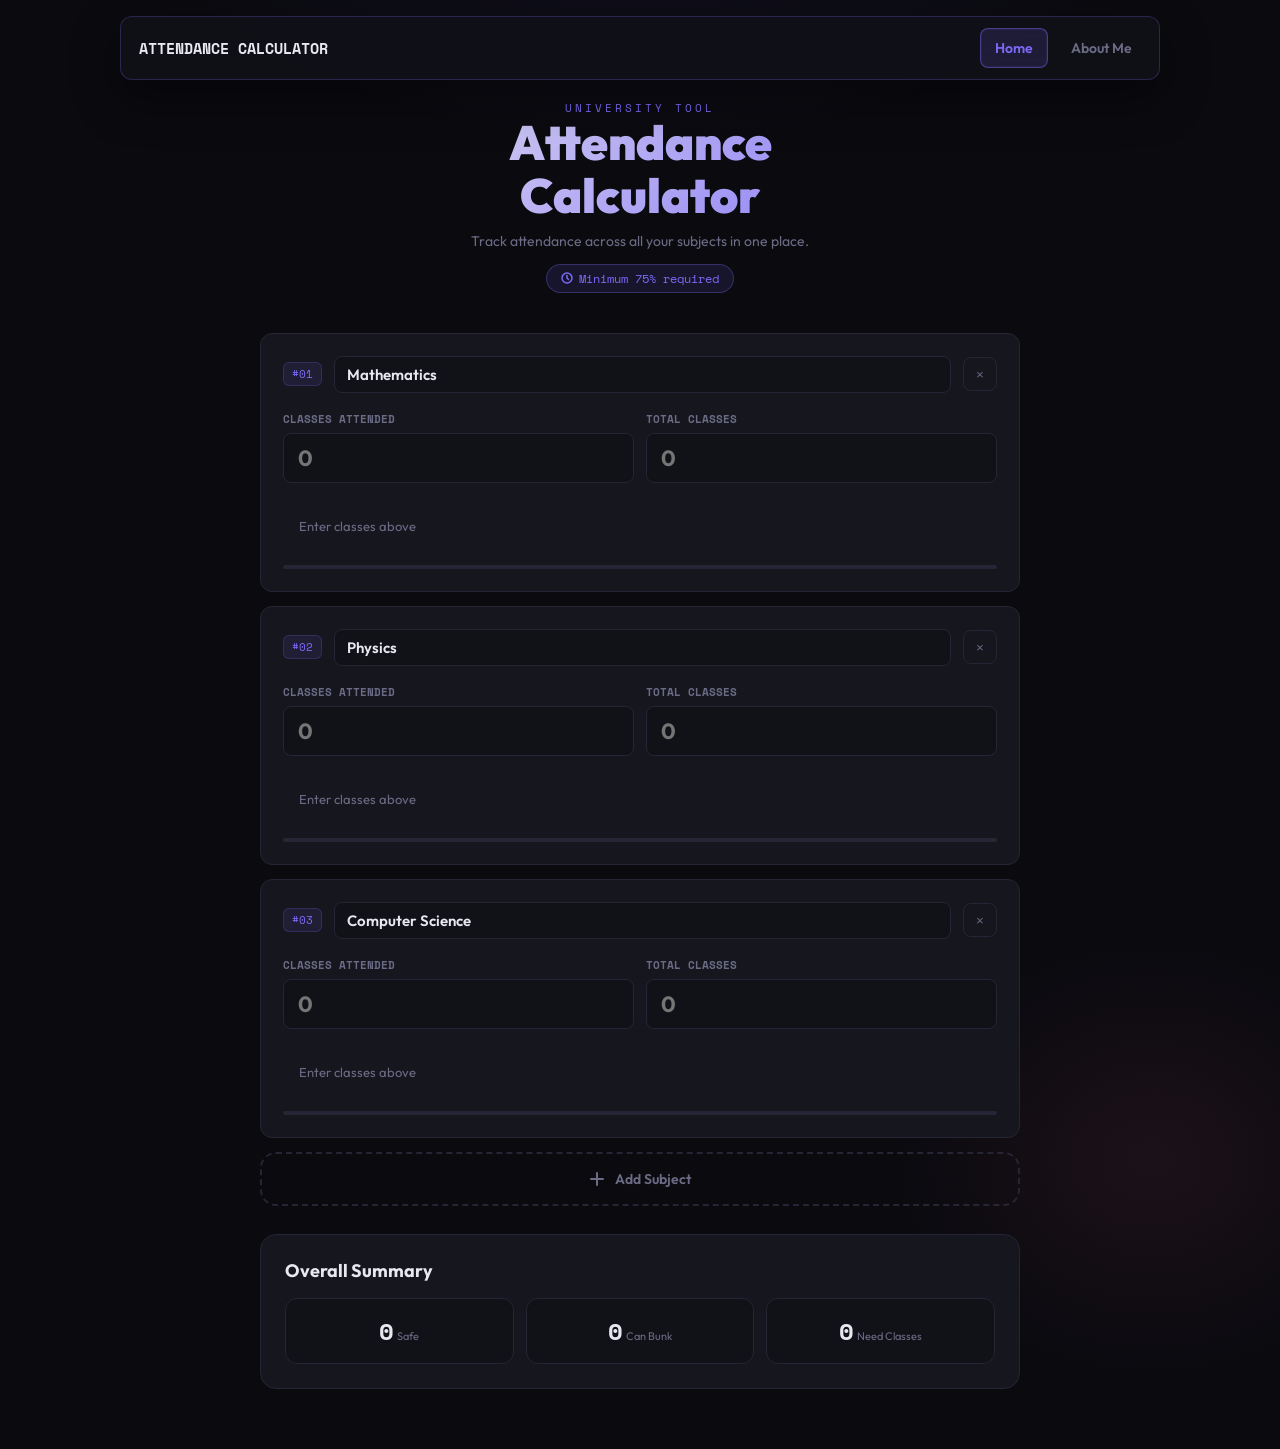
<file: index.html>
<!DOCTYPE html>
<html lang="en">
<head>
  <meta charset="UTF-8">
  <meta name="viewport" content="width=device-width, initial-scale=1.0">
  <title>Attendance Calculator</title>
  <link href="https://fonts.googleapis.com/css2?family=Space+Mono:wght@400;700&family=Outfit:wght@300;400;500;600;700;900&display=swap" rel="stylesheet">
  <link rel="stylesheet" href="f.css">
</head>
<body>
  <nav class="navbar" aria-label="Main navigation">
    <a class="nav-brand" href="index.html">Attendance Calculator</a>
    <div class="nav-links">
      <a class="nav-link active" href="index.html" aria-current="page">Home</a>
      <a class="nav-link" href="about html.html">About Me</a>
    </div>
  </nav>

  <div class="container">
    <header>
      <span class="tag">University Tool</span>
      <h1>Attendance<br>Calculator</h1>
      <p>Track attendance across all your subjects in one place.</p>
      <span class="min-badge">
        <svg width="12" height="12" viewBox="0 0 12 12" fill="none" aria-hidden="true">
          <circle cx="6" cy="6" r="5" stroke="currentColor" stroke-width="1.5"/>
          <path d="M6 3.5v2.5l1.5 1.5" stroke="currentColor" stroke-width="1.5" stroke-linecap="round"/>
        </svg>
        Minimum 75% required
      </span>
    </header>

    <main>
      <div id="subjects-list"></div>

      <button class="add-btn" id="add-subject-btn" type="button">
        <svg width="16" height="16" viewBox="0 0 16 16" fill="none" aria-hidden="true">
          <path d="M8 2v12M2 8h12" stroke="currentColor" stroke-width="2" stroke-linecap="round"/>
        </svg>
        Add Subject
      </button>

      <section class="summary" id="summary-panel" aria-label="Overall attendance summary">
        <h2>Overall Summary</h2>
        <div class="summary-grid">
          <div class="summary-stat stat-safe">
            <span class="val" id="sum-safe">0</span>
            <span class="lbl">Safe</span>
          </div>
          <div class="summary-stat stat-warn">
            <span class="val" id="sum-warn">0</span>
            <span class="lbl">Can Bunk</span>
          </div>
          <div class="summary-stat stat-danger">
            <span class="val" id="sum-danger">0</span>
            <span class="lbl">Need Classes</span>
          </div>
        </div>
      </section>
    </main>
  </div>

  <script src="ja.js"></script>
</body>
</html>
</file>
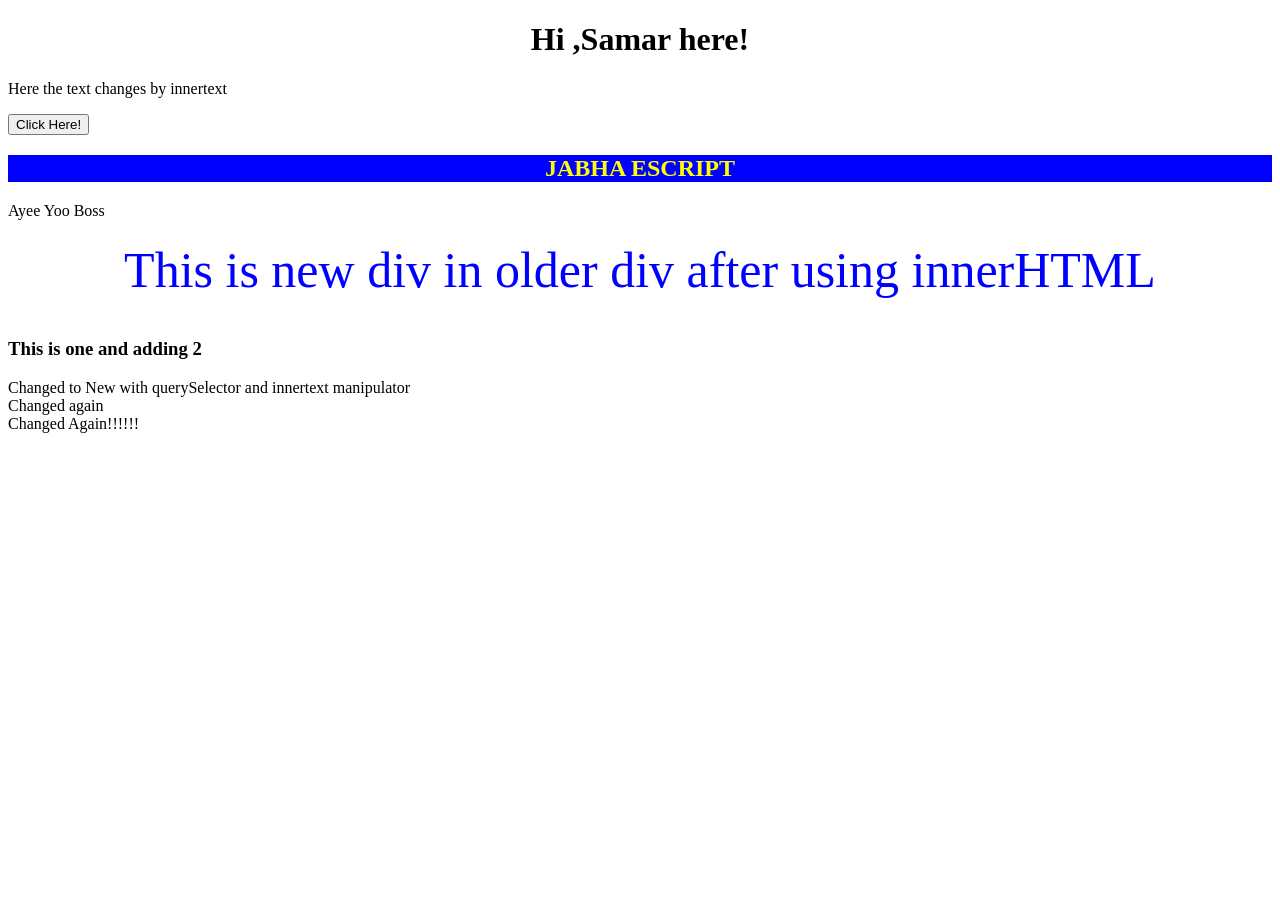
<file: jabhaEscript/index.html>
<!DOCTYPE html>
<html lang="en">
<head>
    <meta charset="UTF-8">
    <meta name="viewport" content="width=device-width, initial-scale=1.0">
    <title>Document</title>
    <link rel="stylesheet" href="index.css">
</head>
<body >
<h1 align="center" >Hi ,Samar here!</h1>
<p id="para">This is paragraph</p>
<button class="kk">Click Here!</button>
<h2 class="kk" id="ni">JABHA ESCRIPT</h2>

<span>Ayee</span>
<span>Yoo</span>
<span>Boss</span>
<div id="bl">
    This is first div
</div>
<h3 id="on1">This is one</h3>
<div class="box">Div 1</div>
<div class="box">Div 2</div>
<div class="box">Div 3</div>




    <script src="index.js"> </script>
</body>
</html>
</file>
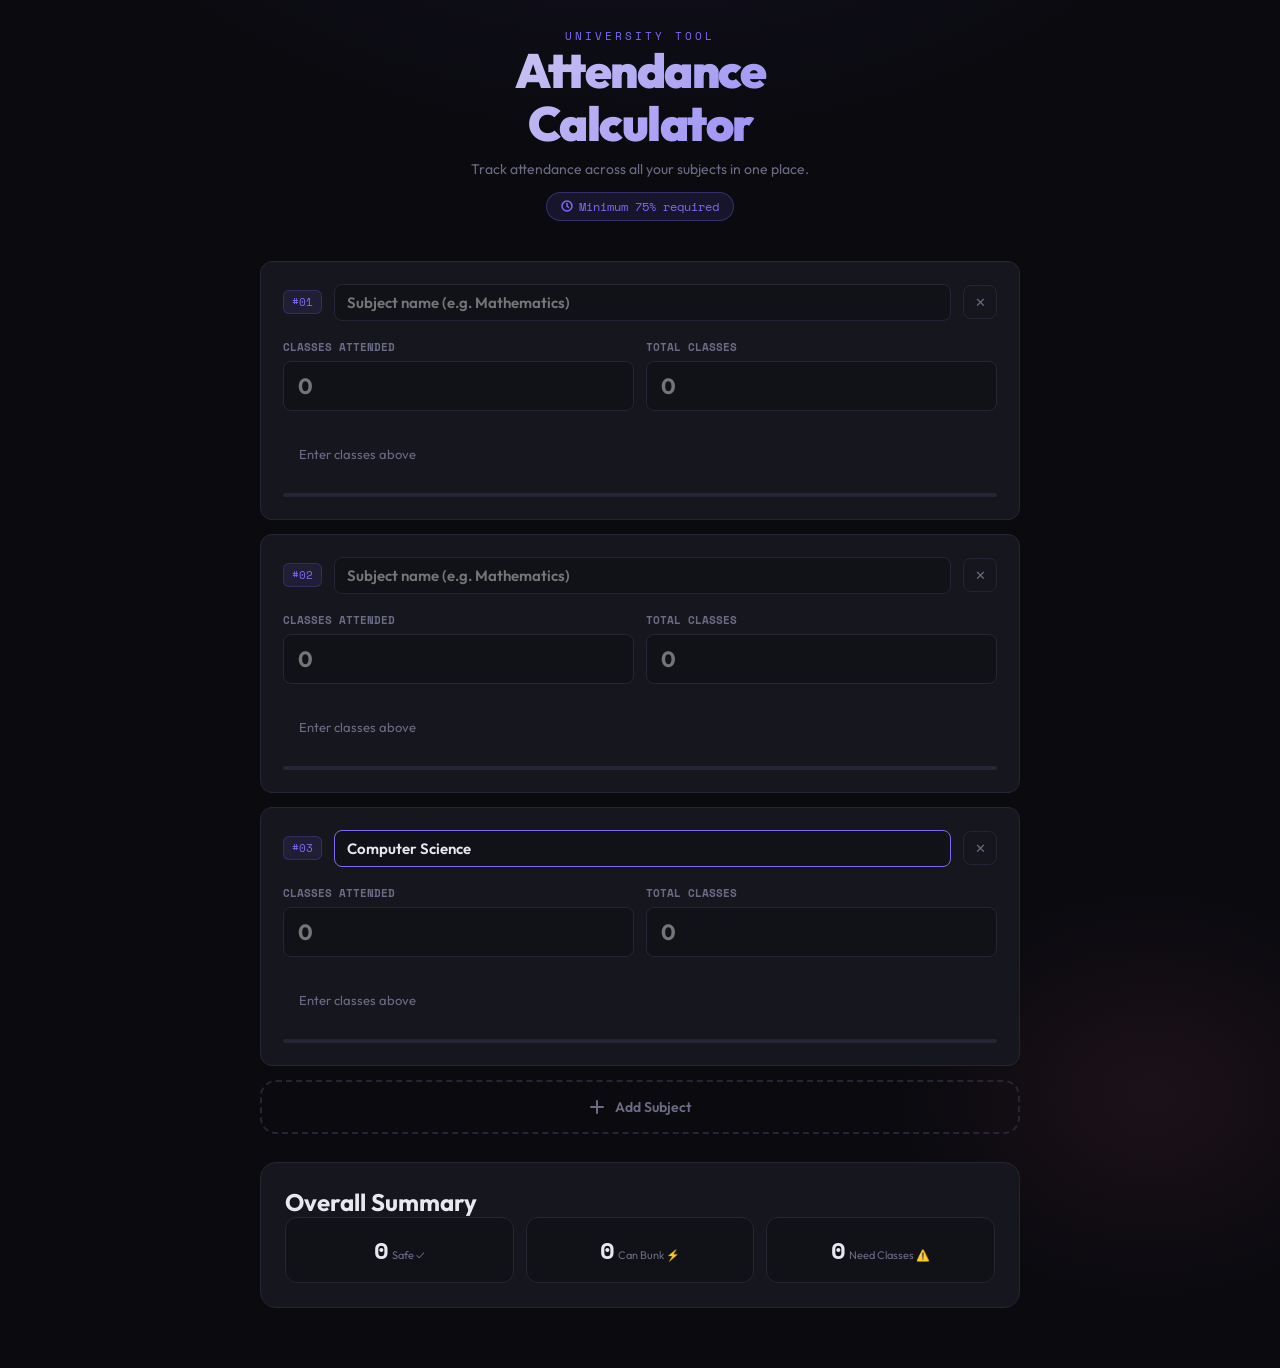
<file: Project 1/index.html>
<!DOCTYPE html>
<html lang="en">
<head>
  <meta charset="UTF-8">
  <meta name="viewport" content="width=device-width, initial-scale=1.0">
  <title>Attendance Calculator</title>
  <link href="https://fonts.googleapis.com/css2?family=Space+Mono:wght@400;700&family=Outfit:wght@300;400;500;600;700;900&display=swap" rel="stylesheet">
  <link rel="stylesheet" href="style.css">
</head>
<body>

  <div class="container">
    <header>
      <span class="tag">University Tool</span>
      <h1>Attendance<br>Calculator</h1>
      <p>Track attendance across all your subjects in one place.</p>
      <span class="min-badge">
        <svg width="12" height="12" viewBox="0 0 12 12" fill="none">
          <circle cx="6" cy="6" r="5" stroke="currentColor" stroke-width="1.5"/>
          <path d="M6 3.5v2.5l1.5 1.5" stroke="currentColor" stroke-width="1.5" stroke-linecap="round"/>
        </svg>
        Minimum 75% required
      </span>
    </header>

    <div id="subjects-list"></div>

    <button class="add-btn" onclick="addSubject()">
      <svg width="16" height="16" viewBox="0 0 16 16" fill="none">
        <path d="M8 2v12M2 8h12" stroke="currentColor" stroke-width="2" stroke-linecap="round"/>
      </svg>
      Add Subject
    </button>

    <div class="summary" id="summary-panel">
      <h2>Overall Summary</h2>
      <div class="summary-grid">
        <div class="summary-stat stat-safe">
          <span class="val" id="sum-safe">0</span>
          <span class="lbl">Safe ✓</span>
        </div>
        <div class="summary-stat stat-warn">
          <span class="val" id="sum-warn">0</span>
          <span class="lbl">Can Bunk ⚡</span>
        </div>
        <div class="summary-stat stat-danger">
          <span class="val" id="sum-danger">0</span>
          <span class="lbl">Need Classes ⚠️</span>
        </div>
      </div>
    </div>
  </div>

  <script src="script.js"></script>
</body>
</html>
</file>
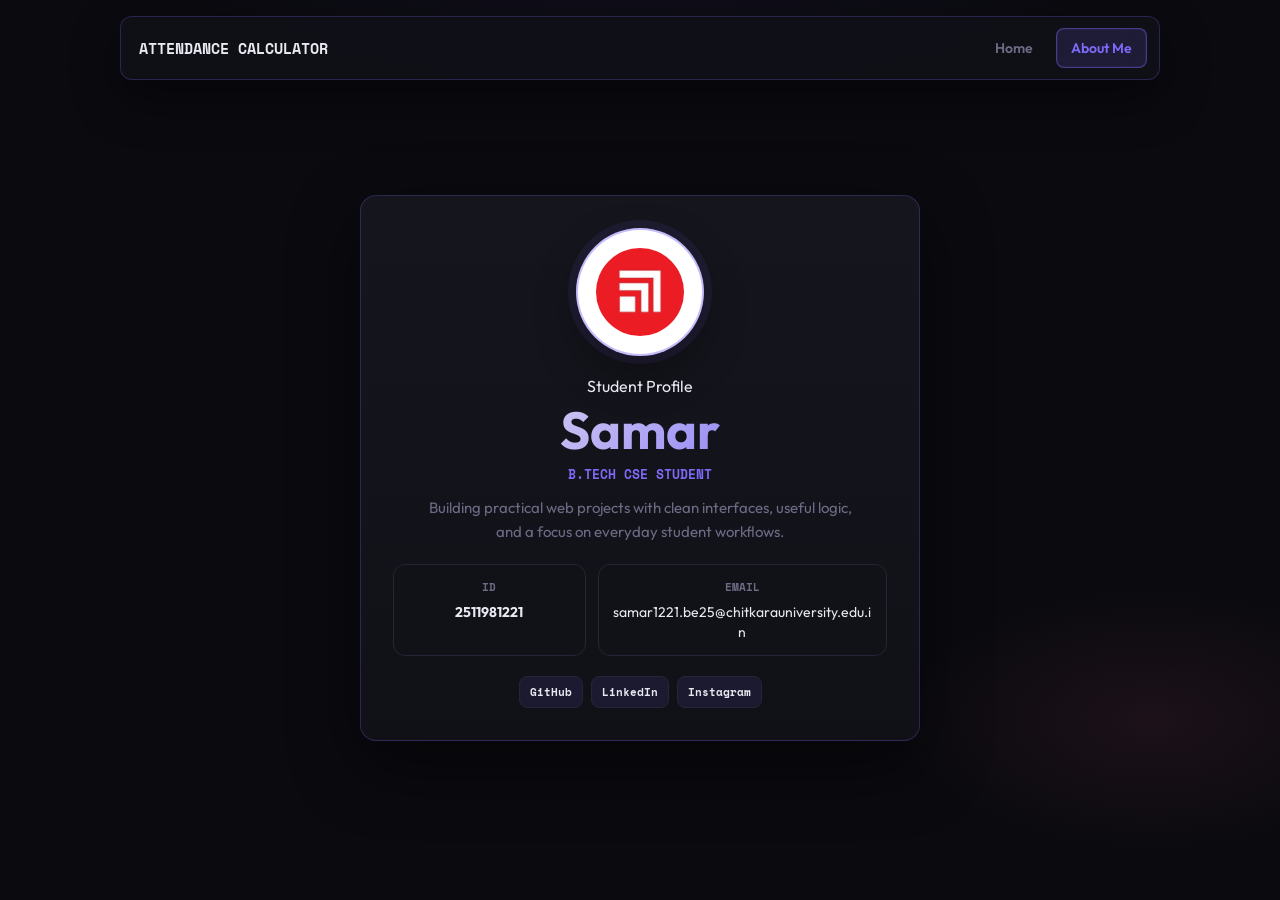
<file: about html.html>
<!DOCTYPE html>
<html lang="en">
<head>
  <meta charset="UTF-8">
  <meta name="viewport" content="width=device-width, initial-scale=1.0">
  <title>About Samar | Attendance Calculator</title>
  <link href="https://fonts.googleapis.com/css2?family=Space+Mono:wght@400;700&family=Outfit:wght@300;400;500;600;700;900&display=swap" rel="stylesheet">
  <link rel="stylesheet" href="f.css">
</head>
<body>
  <nav class="navbar" aria-label="Main navigation">
    <a class="nav-brand" href="index.html">Attendance Calculator</a>
    <div class="nav-links">
      <a class="nav-link" href="index.html">Home</a>
      <a class="nav-link active" href="index.html" aria-current="page">About Me</a>
    </div>
  </nav>

  <main class="about-page">
    <section class="profile-card" aria-labelledby="profile-title">
      <img
        class="profile-photo profile-photo-large"
        src="chitkara logo.jpeg"
        alt="Chitkara University logo"
      >

      <div class="profile-content">
        <span class="tag">Student Profile</span>
        <h1 id="profile-title">Samar</h1>
        <p class="profile-role">B.Tech CSE student</p>
        <p class="profile-description">
          Building practical web projects with clean interfaces, useful logic, and a focus on everyday student workflows.
        </p>
      </div>

      <div class="profile-info">
        <div>
          <span>ID</span>
          <strong>2511981221</strong>
        </div>
        <div>
          <span>Email</span>
          <a href="mailto:samar1221.be25@chitkarauniversity.edu.in">samar1221.be25@chitkarauniversity.edu.in</a>
        </div>
      </div>

      <div class="social-links profile-socials" aria-label="Social media links">
        <a href="https://github.com/samar1009" target="_blank" rel="noopener noreferrer">GitHub</a>
        <a href="https://www.linkedin.com/in/samar-choudhary-620252404?utm_source=share_via&utm_content=profile&utm_medium=member_android" target="_blank" rel="noopener noreferrer">LinkedIn</a>
        <a href="https://www.instagram.com/sam_ar_18?utm_source=qr&igsh=Z3dnaTZuaGFlZjc5" target="_blank" rel="noopener noreferrer">Instagram</a>
      </div>
    </section>
  </main>
</body>
</html>
</file>
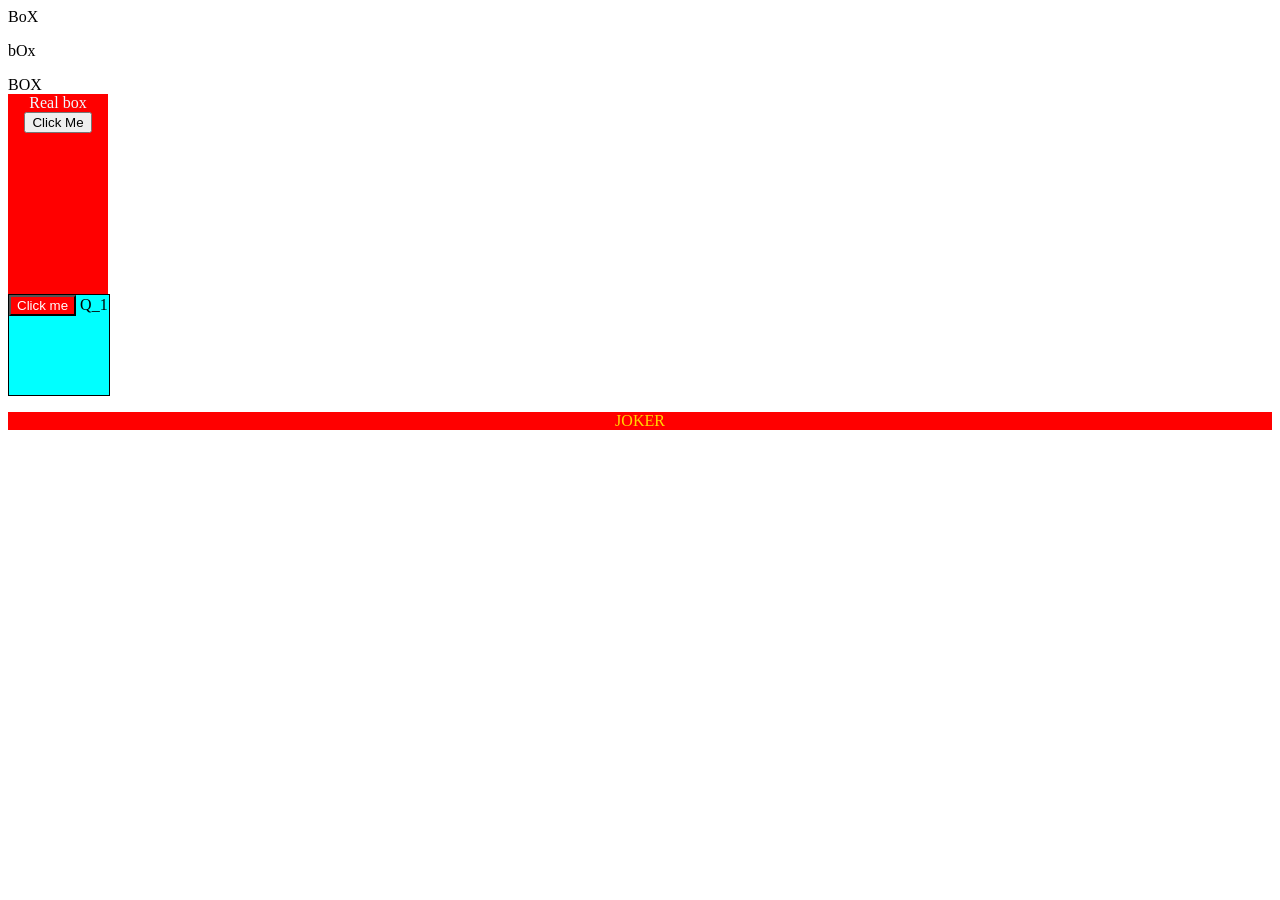
<file: jabhaEscript/index2.html>
<!DOCTYPE html>
<html lang="en">
<head>
    <meta charset="UTF-8">
    <meta name="viewport" content="width=device-width, initial-scale=1.0">
    <title>Document</title>
    <link rel="stylesheet" href="index2.css">
</head>
<body>
<div id="piyo" > BoX </div>
<p name="limcaa">bOx</p>
<span>BOX</span>
<div id="sq">Real box</div>
<div id="q">
    Q_1
</div>

<p class="bl"> JOKER </p>




    <script src="index2.js"></script>
</body>
</html>
</file>
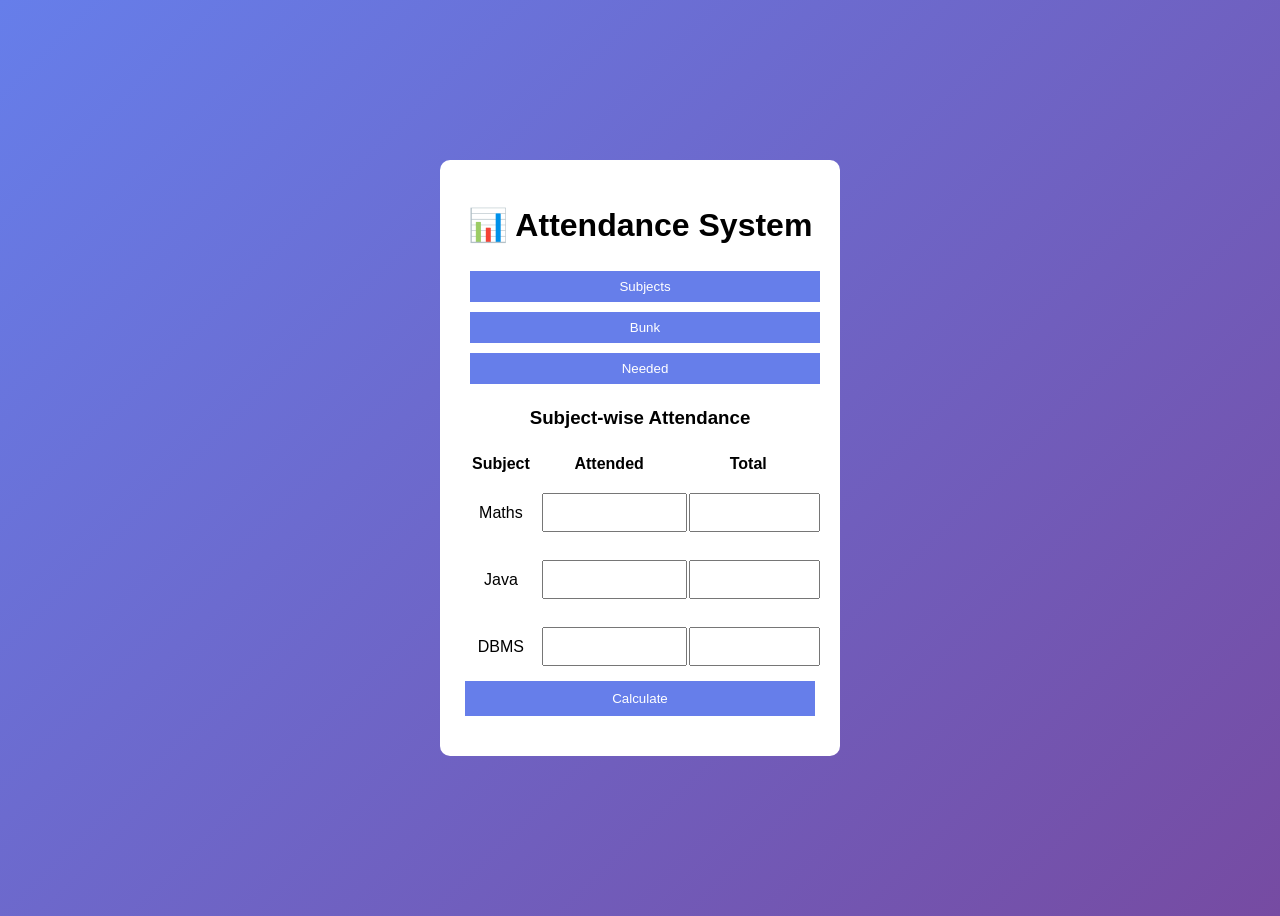
<file: Project 1/prj.html>
<!DOCTYPE html>
<html lang="en">
<head>
<meta charset="UTF-8">
<title>Attendance System</title>
<link rel="stylesheet" href="prj.css">
</head>

<body>

<div class="container">
    <h1>📊 Attendance System</h1>

    <!-- Navigation -->
    <div class="nav">
        <button onclick="showPage('subject')">Subjects</button>
        <button onclick="showPage('bunk')">Bunk</button>
        <button onclick="showPage('needed')">Needed</button>
    </div>

    <!-- SUBJECT PAGE -->
    <div id="subject" class="page active">
        <h3>Subject-wise Attendance</h3>

        <table>
            <tr>
                <th>Subject</th>
                <th>Attended</th>
                <th>Total</th>
            </tr>

            <tr>
                <td>Maths</td>
                <td><input type="number" id="a1"></td>
                <td><input type="number" id="t1"></td>
            </tr>

            <tr>
                <td>Java</td>
                <td><input type="number" id="a2"></td>
                <td><input type="number" id="t2"></td>
            </tr>

            <tr>
                <td>DBMS</td>
                <td><input type="number" id="a3"></td>
                <td><input type="number" id="t3"></td>
            </tr>
        </table>

        <button onclick="calculateSubjects()">Calculate</button>
        <div id="result"></div>
    </div>

    <!-- BUNK PAGE -->
    <div id="bunk" class="page">
        <h3>Bunk Calculator</h3>

        <input type="number" id="b_attended" placeholder="Attended">
        <input type="number" id="b_total" placeholder="Total">

        <button onclick="calculateBunk()">Check</button>
        <div id="b_result"></div>
    </div>

    <!-- NEEDED PAGE -->
    <div id="needed" class="page">
        <h3>Classes Needed</h3>

        <input type="number" id="n_attended" placeholder="Attended">
        <input type="number" id="n_total" placeholder="Total">

        <button onclick="calculateNeeded()">Calculate</button>
        <div id="n_result"></div>
    </div>

</div>

<script src="prj.js"></script>
</body>
</html>
</file>
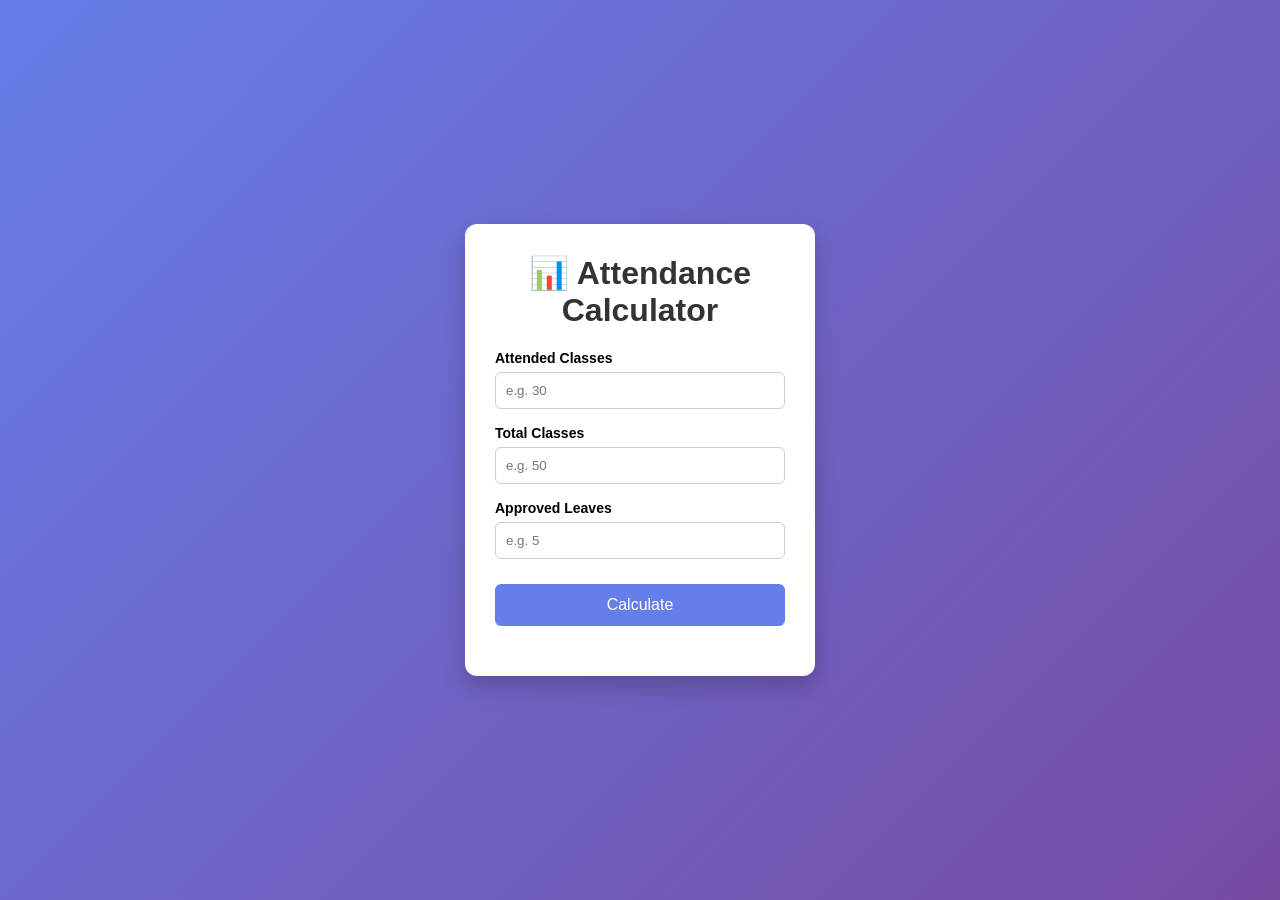
<file: Project 1/prj2.html>
<!DOCTYPE html>
<html lang="en">
<head>
    <meta charset="UTF-8">
    <meta name="viewport" content="width=device-width, initial-scale=1.0">
    <title>Smart Attendance Calculator</title>
    <link rel="stylesheet" href="prj2.css">
</head>
<body>

<div class="container">
    <h1>📊 Attendance Calculator</h1>

    <div class="input-group">
        <label>Attended Classes</label>
        <input type="number" id="attended" placeholder="e.g. 30">
    </div>

    <div class="input-group">
        <label>Total Classes</label>
        <input type="number" id="total" placeholder="e.g. 50">
    </div>

    <div class="input-group">
        <label>Approved Leaves</label>
        <input type="number" id="leaves" placeholder="e.g. 5">
    </div>

    <button onclick="calculate()">Calculate</button>

    <div id="result"></div>
</div>

<script src="prj2.js"></script>
</body>
</html>
</file>
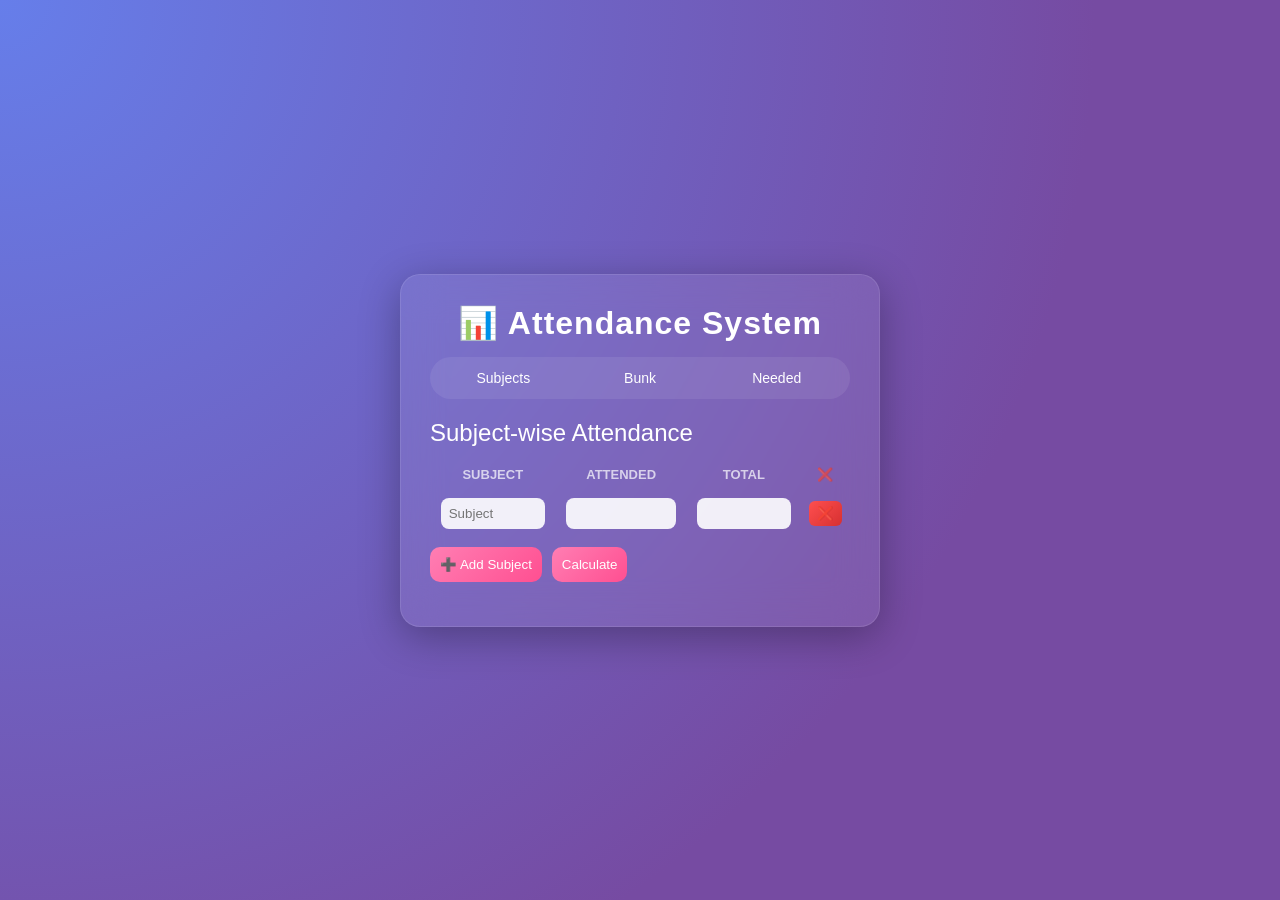
<file: Project 1/prj3.html>
<!DOCTYPE html>
<html lang="en">
<head>
<meta charset="UTF-8">
<title>Advanced Attendance System</title>
<link rel="stylesheet" href="prj3.css">
</head>

<body>

<div class="container">

    <h1>📊 Attendance System</h1>

    <!-- NAVIGATION -->
    <div class="nav">
        <button onclick="showPage('subject')">Subjects</button>
        <button onclick="showPage('bunk')">Bunk</button>
        <button onclick="showPage('needed')">Needed</button>
    </div>

    <!-- SUBJECT PAGE -->
    <div id="subject" class="page active">

        <h2>Subject-wise Attendance</h2>

        <table id="subjectTable">
            <tr>
                <th>Subject</th>
                <th>Attended</th>
                <th>Total</th>
                <th>❌</th>
            </tr>
        </table>

        <div class="btn-group">
            <button onclick="addSubject()">➕ Add Subject</button>
            <button onclick="calculateSubjects()">Calculate</button>
        </div>

        <div id="result"></div>
        <div id="overall"></div>

    </div>

    <!-- BUNK PAGE -->
    <div id="bunk" class="page">
        <h2>Bunk Calculator</h2>

        <input type="number" id="b_attended" placeholder="Attended Classes">
        <input type="number" id="b_total" placeholder="Total Classes">

        <button onclick="calculateBunk()">Check Bunk</button>

        <div id="b_result"></div>
    </div>

    <!-- NEEDED PAGE -->
    <div id="needed" class="page">
        <h2>Classes Needed</h2>

        <input type="number" id="n_attended" placeholder="Attended Classes">
        <input type="number" id="n_total" placeholder="Total Classes">

        <button onclick="calculateNeeded()">Calculate</button>

        <div id="n_result"></div>
    </div>

</div>

<script src="prj3.js"></script>
</body>
</html>
</file>
<file: f.css>
/* ===========================
   ROOT VARIABLES
   =========================== */
:root {
  --bg: #0a0a0f;
  --surface: #111118;
  --card: #16161f;
  --border: #252535;

  --accent: #7c6af7;
  --accent2: #f76a8c;

  --success: #36e8a0;
  --warning: #f7c36a;
  --danger: #f76a6a;

  --text: #e8e8f0;
  --muted: #6b6b85;

  --glow: rgba(124, 106, 247, 0.15);
  --radius: 12px;
  --transition: 0.2s ease;
}

/* ===========================
   RESET
   =========================== */
*,
*::before,
*::after {
  box-sizing: border-box;
  margin: 0;
  padding: 0;
}

/* ===========================
   BASE
   =========================== */
body {
  font-family: 'Outfit', sans-serif;
  background: var(--bg);
  color: var(--text);
  min-height: 100vh;
  padding: 96px 16px 60px;

  background-image:
    radial-gradient(ellipse 80% 50% at 50% -20%, rgba(124,106,247,0.12), transparent 60%),
    radial-gradient(ellipse 40% 30% at 90% 80%, rgba(247,106,140,0.08), transparent 50%);
}

.container {
  max-width: 760px;
  margin: auto;
  animation: fadeIn 0.35s ease both;
}

/* ===========================
   NAVBAR
   =========================== */
.navbar {
  position: fixed;
  top: 16px;
  left: 50%;
  z-index: 20;
  transform: translateX(-50%);

  width: min(1040px, calc(100vw - 32px));
  min-height: 64px;
  padding: 10px 12px 10px 18px;

  display: flex;
  align-items: center;
  justify-content: space-between;
  gap: 16px;

  border-radius: var(--radius);
  border: 1px solid rgba(124,106,247,0.25);
  background: rgba(17,17,24,0.88);
  box-shadow: 0 18px 48px rgba(0,0,0,0.35);
  backdrop-filter: blur(18px);
}

.nav-brand {
  font: 700 15px 'Space Mono', monospace;
  color: var(--text);
  text-decoration: none;
  text-transform: uppercase;
}

.nav-links {
  display: flex;
  align-items: center;
  gap: 8px;
}

.nav-link {
  padding: 10px 14px;

  font: 600 14px 'Outfit', sans-serif;
  color: var(--muted);
  text-decoration: none;

  border-radius: 8px;
  border: 1px solid transparent;
  transition: color var(--transition), background var(--transition), border-color var(--transition), transform var(--transition);
}

.nav-link:hover {
  color: var(--text);
  border-color: rgba(124,106,247,0.3);
  background: rgba(124,106,247,0.1);
  transform: translateY(-1px);
}

.nav-link.active {
  color: var(--accent);
  border-color: rgba(124,106,247,0.45);
  background: rgba(124,106,247,0.14);
  box-shadow: inset 0 0 0 1px rgba(124,106,247,0.1);
}

/* ===========================
   ABOUT PAGE
   =========================== */
.about-page {
  min-height: calc(100vh - 156px);

  display: grid;
  place-items: center;

  animation: fadeIn 0.35s ease both;
}

.profile-card {
  width: min(560px, 100%);
  padding: 32px;

  display: grid;
  justify-items: center;
  gap: 20px;
  text-align: center;

  border-radius: 16px;
  border: 1px solid rgba(124,106,247,0.25);
  background: linear-gradient(180deg, rgba(22,22,31,0.96), rgba(17,17,24,0.96));
  box-shadow: 0 24px 70px rgba(0,0,0,0.42);
  transition: transform var(--transition), border-color var(--transition), box-shadow var(--transition);
}

.profile-card:hover {
  transform: translateY(-4px);
  border-color: rgba(124,106,247,0.5);
  box-shadow: 0 30px 82px rgba(0,0,0,0.5), 0 0 32px rgba(124,106,247,0.1);
}

.profile-photo {
  width: 64px;
  height: 64px;
  padding: 10px;

  border-radius: 50%;
  border: 2px solid rgba(124,106,247,0.45);
  background: #ffffff;
  box-shadow: 0 12px 30px rgba(0,0,0,0.28);
  object-fit: contain;
}

.profile-photo-large {
  width: 128px;
  height: 128px;
  padding: 18px;
  box-shadow:
    0 0 0 8px rgba(124,106,247,0.08),
    0 18px 42px rgba(0,0,0,0.34);
}

.profile-content h1 {
  margin-top: 8px;
  font-size: clamp(32px, 8vw, 52px);
  line-height: 1;

  background: linear-gradient(135deg, #e8e8f0, var(--accent));
  -webkit-background-clip: text;
  -webkit-text-fill-color: transparent;
}

.profile-role {
  margin-top: 8px;
  color: var(--accent);
  font: 700 13px 'Space Mono', monospace;
  text-transform: uppercase;
}

.profile-description {
  max-width: 430px;
  margin-top: 12px;
  color: var(--muted);
  font-size: 15px;
  line-height: 1.6;
}

.profile-info {
  width: 100%;
  display: grid;
  grid-template-columns: 0.8fr 1.2fr;
  gap: 12px;
}

.profile-info div {
  min-width: 0;
  padding: 14px;

  border-radius: var(--radius);
  border: 1px solid var(--border);
  background: var(--surface);
}

.profile-info span {
  display: block;
  margin-bottom: 6px;

  font: 700 11px 'Space Mono', monospace;
  color: var(--muted);
  text-transform: uppercase;
}

.profile-info strong,
.profile-info a {
  color: var(--text);
  font-size: 14px;
  text-decoration: none;
  overflow-wrap: anywhere;
}

.profile-info a:hover {
  color: var(--accent);
}

.social-links {
  display: flex;
  flex-wrap: wrap;
  gap: 8px;
}

.social-links a {
  padding: 7px 10px;

  font: 700 11px 'Space Mono', monospace;
  color: var(--text);
  text-decoration: none;

  border-radius: 8px;
  border: 1px solid var(--border);
  background: rgba(124,106,247,0.1);

  transition: transform var(--transition), border-color var(--transition), background var(--transition);
}

.social-links a:hover {
  transform: translateY(-2px);
  border-color: var(--accent);
  background: rgba(124,106,247,0.2);
}

.profile-socials {
  justify-content: center;
}

/* ===========================
   HEADER
   =========================== */
header {
  text-align: center;
  margin-bottom: 40px;
}

header .tag {
  font: 11px 'Space Mono', monospace;
  letter-spacing: 3px;
  color: var(--accent);
  text-transform: uppercase;
}

header h1 {
  font-size: clamp(28px, 6vw, 48px);
  font-weight: 900;
  letter-spacing: 0;
  line-height: 1.1;

  background: linear-gradient(135deg, #e8e8f0, var(--accent));
  -webkit-background-clip: text;
  -webkit-text-fill-color: transparent;
}

header p {
  font-size: 14px;
  color: var(--muted);
  margin-top: 10px;
}

.min-badge {
  display: inline-flex;
  gap: 6px;
  align-items: center;
  margin-top: 14px;
  padding: 5px 14px;

  font: 12px 'Space Mono', monospace;
  color: var(--accent);

  border-radius: 100px;
  border: 1px solid rgba(124,106,247,0.3);
  background: rgba(124,106,247,0.12);
}

/* ===========================
   CARD
   =========================== */
.subject-card {
  background: var(--card);
  border: 1px solid var(--border);
  border-radius: var(--radius);
  padding: 22px;
  margin-bottom: 14px;

  transition: var(--transition);
  animation: slideIn 0.3s ease;
}

.subject-card:hover {
  border-color: rgba(124,106,247,0.4);
  box-shadow:
    0 0 0 1px rgba(124,106,247,0.1),
    0 8px 32px rgba(0,0,0,0.3);
}

/* ===========================
   CARD HEADER
   =========================== */
.card-top {
  display: flex;
  gap: 12px;
  align-items: center;
  margin-bottom: 18px;
}

.subject-num {
  font: 11px 'Space Mono', monospace;
  color: var(--accent);
  padding: 3px 8px;

  border-radius: 6px;
  border: 1px solid rgba(124,106,247,0.2);
  background: rgba(124,106,247,0.1);
}

.subject-name-input {
  flex: 1;
  padding: 8px 12px;

  font: 600 15px 'Outfit', sans-serif;
  color: var(--text);

  border-radius: 8px;
  border: 1px solid var(--border);
  background: var(--surface);

  transition: var(--transition);
}

.subject-name-input:focus {
  border-color: var(--accent);
  outline: none;
}

.remove-btn {
  width: 34px;
  height: 34px;

  display: flex;
  align-items: center;
  justify-content: center;

  border-radius: 8px;
  border: 1px solid var(--border);
  background: none;
  color: var(--muted);

  cursor: pointer;
  transition: var(--transition);
}

.remove-btn:hover {
  color: var(--danger);
  border-color: var(--danger);
  background: rgba(247,106,106,0.08);
}

/* ===========================
   INPUTS
   =========================== */
.inputs-row {
  display: grid;
  grid-template-columns: repeat(2, 1fr);
  gap: 12px;
  margin-bottom: 16px;
}

.input-group label {
  font: 600 11px 'Space Mono', monospace;
  color: var(--muted);
  text-transform: uppercase;
  margin-bottom: 6px;
  display: block;
}

.input-group input {
  width: 100%;
  padding: 10px 14px;

  font: 700 22px 'Outfit', sans-serif;
  color: var(--text);

  border-radius: 8px;
  border: 1px solid var(--border);
  background: var(--surface);

  transition: var(--transition);
}

.input-group input:focus {
  border-color: var(--accent);
  outline: none;
}

/* ===========================
   RESULT STATES
   =========================== */
.result-bar {
  display: flex;
  justify-content: space-between;
  align-items: center;
  flex-wrap: wrap;

  padding: 14px 16px;
  border-radius: 10px;
  min-height: 54px;

  transition: 0.3s;
}

.result-bar.safe   { --clr: var(--success); }
.result-bar.warn   { --clr: var(--warning); }
.result-bar.danger { --clr: var(--danger); }
.result-bar.empty  { --clr: var(--muted); }

.result-bar:not(.empty) {
  background: color-mix(in srgb, var(--clr) 8%, transparent);
  border: 1px solid color-mix(in srgb, var(--clr) 25%, transparent);
}

.result-pct {
  font: 700 26px 'Space Mono', monospace;
  color: var(--clr);
}

.result-bar.empty .result-pct {
  font: 400 13px 'Outfit', sans-serif;
}

.result-info {
  font-size: 13px;
  color: var(--clr);
}

/* ===========================
   PROGRESS
   =========================== */
.progress-wrap {
  height: 4px;
  margin-top: 12px;
  border-radius: 100px;
  overflow: hidden;
  background: var(--border);
}

.progress-fill {
  height: 100%;
  border-radius: inherit;
  transition: width 0.5s cubic-bezier(0.34,1.56,0.64,1);
}

/* ===========================
   BUTTON
   =========================== */
.add-btn {
  width: 100%;
  padding: 16px;
  margin-bottom: 28px;

  display: flex;
  justify-content: center;
  align-items: center;
  gap: 10px;

  font: 600 14px 'Outfit', sans-serif;
  color: var(--muted);

  border-radius: 16px;
  border: 2px dashed var(--border);
  background: transparent;

  cursor: pointer;
  transition: var(--transition);
}

.add-btn:hover {
  color: var(--accent);
  border-color: var(--accent);
  background: var(--glow);
}

/* ===========================
   SUMMARY
   =========================== */
.summary {
  padding: 24px;
  border-radius: 16px;
  background: var(--card);
  border: 1px solid var(--border);
}

.summary h2 {
  margin-bottom: 16px;
  font-size: 18px;
}

.summary-grid {
  display: grid;
  grid-template-columns: repeat(3, 1fr);
  gap: 12px;
}

.summary-stat {
  text-align: center;
  padding: 14px;

  border-radius: var(--radius);
  background: var(--surface);
  border: 1px solid var(--border);
}

.summary-stat .val {
  font: 700 24px 'Space Mono', monospace;
}

.summary-stat .lbl {
  font-size: 11px;
  color: var(--muted);
}

/* ===========================
   ANIMATION
   =========================== */
@keyframes slideIn {
  from { opacity: 0; transform: translateY(-10px); }
  to   { opacity: 1; transform: translateY(0); }
}

@keyframes fadeIn {
  from { opacity: 0; transform: translateY(8px); }
  to   { opacity: 1; transform: translateY(0); }
}

/* ===========================
   RESPONSIVE
   =========================== */
@media (max-width: 480px) {
  body {
    padding-top: 128px;
  }

  .navbar {
    top: 12px;
    padding: 12px;
    flex-direction: column;
    align-items: stretch;
    gap: 10px;
  }

  .nav-brand {
    text-align: center;
    font-size: 13px;
  }

  .nav-links {
    width: 100%;
    display: grid;
    grid-template-columns: repeat(2, minmax(0, 1fr));
  }

  .nav-link {
    text-align: center;
    padding: 9px 10px;
  }

  .profile-card { padding: 24px 18px; }
  .profile-info { grid-template-columns: 1fr; }
  .inputs-row { grid-template-columns: 1fr; }
  .summary-grid { grid-template-columns: 1fr 1fr; }
  .summary-grid .summary-stat:last-child {
    grid-column: 1 / -1;
  }
}

@media (min-width: 481px) and (max-width: 1180px) {
  .container {
    max-width: 720px;
  }
}
</file>
<file: jabhaEscript/index.css>
#bl{
    background-color: white;
    color:blue;
height: 100px;
font-size: 50px;
text-align: center;
align-content: center;
}
#ni{color:yellow;
background-color: blue;
text-align: center;
/* width:200px; */
align-items: center;
/* height:100px;
font-size:100px; */
}
</file>
<file: Project 1/style.css>
/* ===========================
   ROOT VARIABLES
   =========================== */
:root {
  --bg: #0a0a0f;
  --surface: #111118;
  --card: #16161f;
  --border: #252535;

  --accent: #7c6af7;
  --accent2: #f76a8c;

  --success: #36e8a0;
  --warning: #f7c36a;
  --danger: #f76a6a;

  --text: #e8e8f0;
  --muted: #6b6b85;

  --glow: rgba(124, 106, 247, 0.15);
  --radius: 12px;
  --transition: 0.2s ease;
}

/* ===========================
   RESET
   =========================== */
*,
*::before,
*::after {
  box-sizing: border-box;
  margin: 0;
  padding: 0;
}

/* ===========================
   BASE
   =========================== */
body {
  font-family: 'Outfit', sans-serif;
  background: var(--bg);
  color: var(--text);
  min-height: 100vh;
  padding: 24px 16px 60px;

  background-image:
    radial-gradient(ellipse 80% 50% at 50% -20%, rgba(124,106,247,0.12), transparent 60%),
    radial-gradient(ellipse 40% 30% at 90% 80%, rgba(247,106,140,0.08), transparent 50%);
}

.container {
  max-width: 760px;
  margin: auto;
}

/* ===========================
   HEADER
   =========================== */
header {
  text-align: center;
  margin-bottom: 40px;
}

header .tag {
  font: 11px 'Space Mono', monospace;
  letter-spacing: 3px;
  color: var(--accent);
  text-transform: uppercase;
}

header h1 {
  font-size: clamp(28px, 6vw, 48px);
  font-weight: 900;
  letter-spacing: -1.5px;
  line-height: 1.1;

  background: linear-gradient(135deg, #e8e8f0, var(--accent));
  -webkit-background-clip: text;
  -webkit-text-fill-color: transparent;
}

header p {
  font-size: 14px;
  color: var(--muted);
  margin-top: 10px;
}

.min-badge {
  display: inline-flex;
  gap: 6px;
  align-items: center;
  margin-top: 14px;
  padding: 5px 14px;

  font: 12px 'Space Mono', monospace;
  color: var(--accent);

  border-radius: 100px;
  border: 1px solid rgba(124,106,247,0.3);
  background: rgba(124,106,247,0.12);
}

/* ===========================
   CARD
   =========================== */
.subject-card {
  background: var(--card);
  border: 1px solid var(--border);
  border-radius: var(--radius);
  padding: 22px;
  margin-bottom: 14px;

  transition: var(--transition);
  animation: slideIn 0.3s ease;
}

.subject-card:hover {
  border-color: rgba(124,106,247,0.4);
  box-shadow:
    0 0 0 1px rgba(124,106,247,0.1),
    0 8px 32px rgba(0,0,0,0.3);
}

/* ===========================
   CARD HEADER
   =========================== */
.card-top {
  display: flex;
  gap: 12px;
  align-items: center;
  margin-bottom: 18px;
}

.subject-num {
  font: 11px 'Space Mono', monospace;
  color: var(--accent);
  padding: 3px 8px;

  border-radius: 6px;
  border: 1px solid rgba(124,106,247,0.2);
  background: rgba(124,106,247,0.1);
}

.subject-name-input {
  flex: 1;
  padding: 8px 12px;

  font: 600 15px 'Outfit', sans-serif;
  color: var(--text);

  border-radius: 8px;
  border: 1px solid var(--border);
  background: var(--surface);

  transition: var(--transition);
}

.subject-name-input:focus {
  border-color: var(--accent);
  outline: none;
}

.remove-btn {
  width: 34px;
  height: 34px;

  display: flex;
  align-items: center;
  justify-content: center;

  border-radius: 8px;
  border: 1px solid var(--border);
  background: none;
  color: var(--muted);

  cursor: pointer;
  transition: var(--transition);
}

.remove-btn:hover {
  color: var(--danger);
  border-color: var(--danger);
  background: rgba(247,106,106,0.08);
}

/* ===========================
   INPUTS
   =========================== */
.inputs-row {
  display: grid;
  grid-template-columns: repeat(2, 1fr);
  gap: 12px;
  margin-bottom: 16px;
}

.input-group label {
  font: 600 11px 'Space Mono', monospace;
  color: var(--muted);
  text-transform: uppercase;
  margin-bottom: 6px;
  display: block;
}

.input-group input {
  width: 100%;
  padding: 10px 14px;

  font: 700 22px 'Outfit', sans-serif;
  color: var(--text);

  border-radius: 8px;
  border: 1px solid var(--border);
  background: var(--surface);

  transition: var(--transition);
}

.input-group input:focus {
  border-color: var(--accent);
  outline: none;
}

/* ===========================
   RESULT STATES
   =========================== */
.result-bar {
  display: flex;
  justify-content: space-between;
  align-items: center;
  flex-wrap: wrap;

  padding: 14px 16px;
  border-radius: 10px;
  min-height: 54px;

  transition: 0.3s;
}

.result-bar.safe   { --clr: var(--success); }
.result-bar.warn   { --clr: var(--warning); }
.result-bar.danger { --clr: var(--danger); }
.result-bar.empty  { --clr: var(--muted); }

.result-bar:not(.empty) {
  background: color-mix(in srgb, var(--clr) 8%, transparent);
  border: 1px solid color-mix(in srgb, var(--clr) 25%, transparent);
}

.result-pct {
  font: 700 26px 'Space Mono', monospace;
  color: var(--clr);
}

.result-bar.empty .result-pct {
  font: 400 13px 'Outfit', sans-serif;
}

.result-info {
  font-size: 13px;
  color: var(--clr);
}

/* ===========================
   PROGRESS
   =========================== */
.progress-wrap {
  height: 4px;
  margin-top: 12px;
  border-radius: 100px;
  overflow: hidden;
  background: var(--border);
}

.progress-fill {
  height: 100%;
  border-radius: inherit;
  transition: width 0.5s cubic-bezier(0.34,1.56,0.64,1);
}

/* ===========================
   BUTTON
   =========================== */
.add-btn {
  width: 100%;
  padding: 16px;
  margin-bottom: 28px;

  display: flex;
  justify-content: center;
  align-items: center;
  gap: 10px;

  font: 600 14px 'Outfit', sans-serif;
  color: var(--muted);

  border-radius: 16px;
  border: 2px dashed var(--border);
  background: transparent;

  cursor: pointer;
  transition: var(--transition);
}

.add-btn:hover {
  color: var(--accent);
  border-color: var(--accent);
  background: var(--glow);
}

/* ===========================
   SUMMARY
   =========================== */
.summary {
  padding: 24px;
  border-radius: 16px;
  background: var(--card);
  border: 1px solid var(--border);
}

.summary-grid {
  display: grid;
  grid-template-columns: repeat(3, 1fr);
  gap: 12px;
}

.summary-stat {
  text-align: center;
  padding: 14px;

  border-radius: var(--radius);
  background: var(--surface);
  border: 1px solid var(--border);
}

.summary-stat .val {
  font: 700 24px 'Space Mono', monospace;
}

.summary-stat .lbl {
  font-size: 11px;
  color: var(--muted);
}

/* ===========================
   ANIMATION
   =========================== */
@keyframes slideIn {
  from { opacity: 0; transform: translateY(-10px); }
  to   { opacity: 1; transform: translateY(0); }
}

/* ===========================
   RESPONSIVE
   =========================== */
@media (max-width: 480px) {
  .inputs-row { grid-template-columns: 1fr; }
  .summary-grid { grid-template-columns: 1fr 1fr; }
  .summary-grid .summary-stat:last-child {
    grid-column: 1 / -1;
  }
}
</file>
<file: jabhaEscript/index2.css>
#sq{
    color:aliceblue;
    height: 100px;
    width:100px;
    align-items: center;
}
#q{
    height:100px;
    width:100px;
    border: 1px solid  black;
    background-color: aqua;
}
.bl{
background-color: Red;
color:gold ;
text-align: center;
}
</file>
<file: Project 1/prj.css>
body {
    font-family: Arial;
    background: linear-gradient(135deg, #667eea, #764ba2);
    display: flex;
    justify-content: center;
    align-items: center;
    height: 100vh;
}

/* Main box */
.container {
    background: white;
    padding: 25px;
    border-radius: 10px;
    width: 350px;
    text-align: center;
}

/* Navigation */
.nav button {
    margin: 5px;
    padding: 8px;
    cursor: pointer;
}

/* Pages */
.page {
    display: none;
}

.active {
    display: block;
}

/* Inputs */
input {
    width: 90%;
    padding: 10px;
    margin: 8px 0;
}

/* Buttons */
button {
    padding: 10px;
    width: 100%;
    background: #667eea;
    color: white;
    border: none;
    cursor: pointer;
}

/* Table */
table {
    width: 100%;
}

td, th {
    padding: 5px;
}

/* Result */
#result, #b_result, #n_result {
    margin-top: 15px;
    font-weight: bold;
}
</file>
<file: Project 1/prj2.css>
* {
    margin: 0;
    padding: 0;
    box-sizing: border-box;
}

body {
    font-family: Arial, sans-serif;
    background: linear-gradient(135deg, #667eea, #764ba2);
    height: 100vh;
    display: flex;
    justify-content: center;
    align-items: center;
}

.container {
    background: #fff;
    padding: 30px;
    width: 350px;
    border-radius: 12px;
    box-shadow: 0 10px 25px rgba(0,0,0,0.2);
    text-align: center;
}

h1 {
    margin-bottom: 20px;
    color: #333;
}

.input-group {
    text-align: left;
    margin-bottom: 15px;
}

label {
    font-weight: bold;
    font-size: 14px;
}

input {
    width: 100%;
    padding: 10px;
    margin-top: 5px;
    border-radius: 6px;
    border: 1px solid #ccc;
}

button {
    width: 100%;
    padding: 12px;
    background: #667eea;
    color: white;
    border: none;
    border-radius: 6px;
    font-size: 16px;
    cursor: pointer;
    margin-top: 10px;
}

button:hover {
    background: #5a67d8;
}

#result {
    margin-top: 20px;
    font-size: 16px;
    line-height: 1.6;
}

.success {
    color: green;
}

.warning {
    color: red;
}

/* Progress bar */
.progress {
    width: 100%;
    height: 20px;
    background: #eee;
    border-radius: 10px;
    margin-top: 15px;
    overflow: hidden;
}

.progress-fill {
    height: 100%;
    width: 0%;
    background: green;
    transition: 0.5s;
}
</file>
<file: Project 1/prj3.css>
/* RESET */
* {
    margin: 0;
    padding: 0;
    box-sizing: border-box;
    font-family: "Poppins", "Segoe UI", sans-serif;
}

/* BACKGROUND */
body {
    min-height: 100vh;
    display: flex;
    justify-content: center;
    align-items: center;
    background: radial-gradient(circle at top left, #667eea, #764ba2 70%);
}

/* CONTAINER (GLASS CARD) */
.container {
    width: 480px;
    padding: 30px;
    border-radius: 20px;
    background: rgba(255, 255, 255, 0.08);
    backdrop-filter: blur(20px);
    box-shadow:
        0 10px 40px rgba(0,0,0,0.3),
        inset 0 0 0 1px rgba(255,255,255,0.1);
    color: #fff;
    animation: fadeIn 0.6s ease;
}

/* TITLE */
h1 {
    text-align: center;
    margin-bottom: 15px;
    font-weight: 600;
    letter-spacing: 1px;
}

h2 {
    margin-bottom: 12px;
    font-weight: 500;
}

/* NAVIGATION (TABS STYLE) */
.nav {
    display: flex;
    justify-content: space-between;
    margin-bottom: 20px;
    background: rgba(255,255,255,0.08);
    border-radius: 30px;
    padding: 5px;
}

.nav button {
    flex: 1;
    padding: 8px;
    border: none;
    border-radius: 30px;
    background: transparent;
    color: white;
    cursor: pointer;
    transition: 0.3s;
    font-size: 14px;
}

.nav button:hover {
    background: rgba(255,255,255,0.15);
}

/* ACTIVE TAB */
.nav button.active-tab {
    background: white;
    color: #333;
    font-weight: 600;
}

/* PAGE SWITCH */
.page {
    display: none;
    animation: slideUp 0.4s ease;
}

.active {
    display: block;
}

/* TABLE */
table {
    width: 100%;
    margin-bottom: 10px;
    border-collapse: collapse;
}

th {
    font-size: 13px;
    text-transform: uppercase;
    opacity: 0.7;
}

td, th {
    padding: 8px;
    text-align: center;
}

/* INPUT */
input {
    width: 95%;
    padding: 8px;
    border-radius: 8px;
    border: none;
    outline: none;
    background: rgba(255,255,255,0.9);
    color: #333;
    transition: 0.2s;
}

input:focus {
    box-shadow: 0 0 0 2px #ff7eb3;
}

/* BUTTONS */
button {
    padding: 10px;
    border-radius: 10px;
    border: none;
    background: linear-gradient(135deg, #ff7eb3, #ff4f91);
    color: white;
    cursor: pointer;
    transition: all 0.3s ease;
}

button:hover {
    transform: translateY(-3px) scale(1.02);
    box-shadow: 0 8px 20px rgba(0,0,0,0.3);
}

/* BUTTON GROUP */
.btn-group {
    display: flex;
    gap: 10px;
    margin-top: 10px;
}

/* REMOVE BUTTON */
td button {
    background: linear-gradient(135deg, #ff4f4f, #d63031);
    padding: 5px 8px;
    border-radius: 6px;
}

td button:hover {
    transform: scale(1.1);
}

/* RESULT TEXT */
#result, #b_result, #n_result {
    margin-top: 15px;
    font-size: 14px;
    line-height: 1.5;
}

/* STATUS */
.safe {
    color: #00ffcc;
}

.low {
    color: #ff6b6b;
}

/* PROGRESS BAR */
.progress {
    margin-top: 5px;
    height: 10px;
    border-radius: 10px;
    background: rgba(255,255,255,0.15);
    overflow: hidden;
}

.fill {
    height: 100%;
    border-radius: 10px;
    transition: width 0.5s ease;
}

/* OVERALL */
#overall {
    margin-top: 10px;
    font-size: 16px;
    font-weight: bold;
    text-align: center;
}

/* ANIMATIONS */
@keyframes fadeIn {
    from {
        opacity: 0;
        transform: scale(0.95);
    }
    to {
        opacity: 1;
        transform: scale(1);
    }
}

@keyframes slideUp {
    from {
        opacity: 0;
        transform: translateY(20px);
    }
    to {
        opacity: 1;
        transform: translateY(0);
    }
}
</file>
